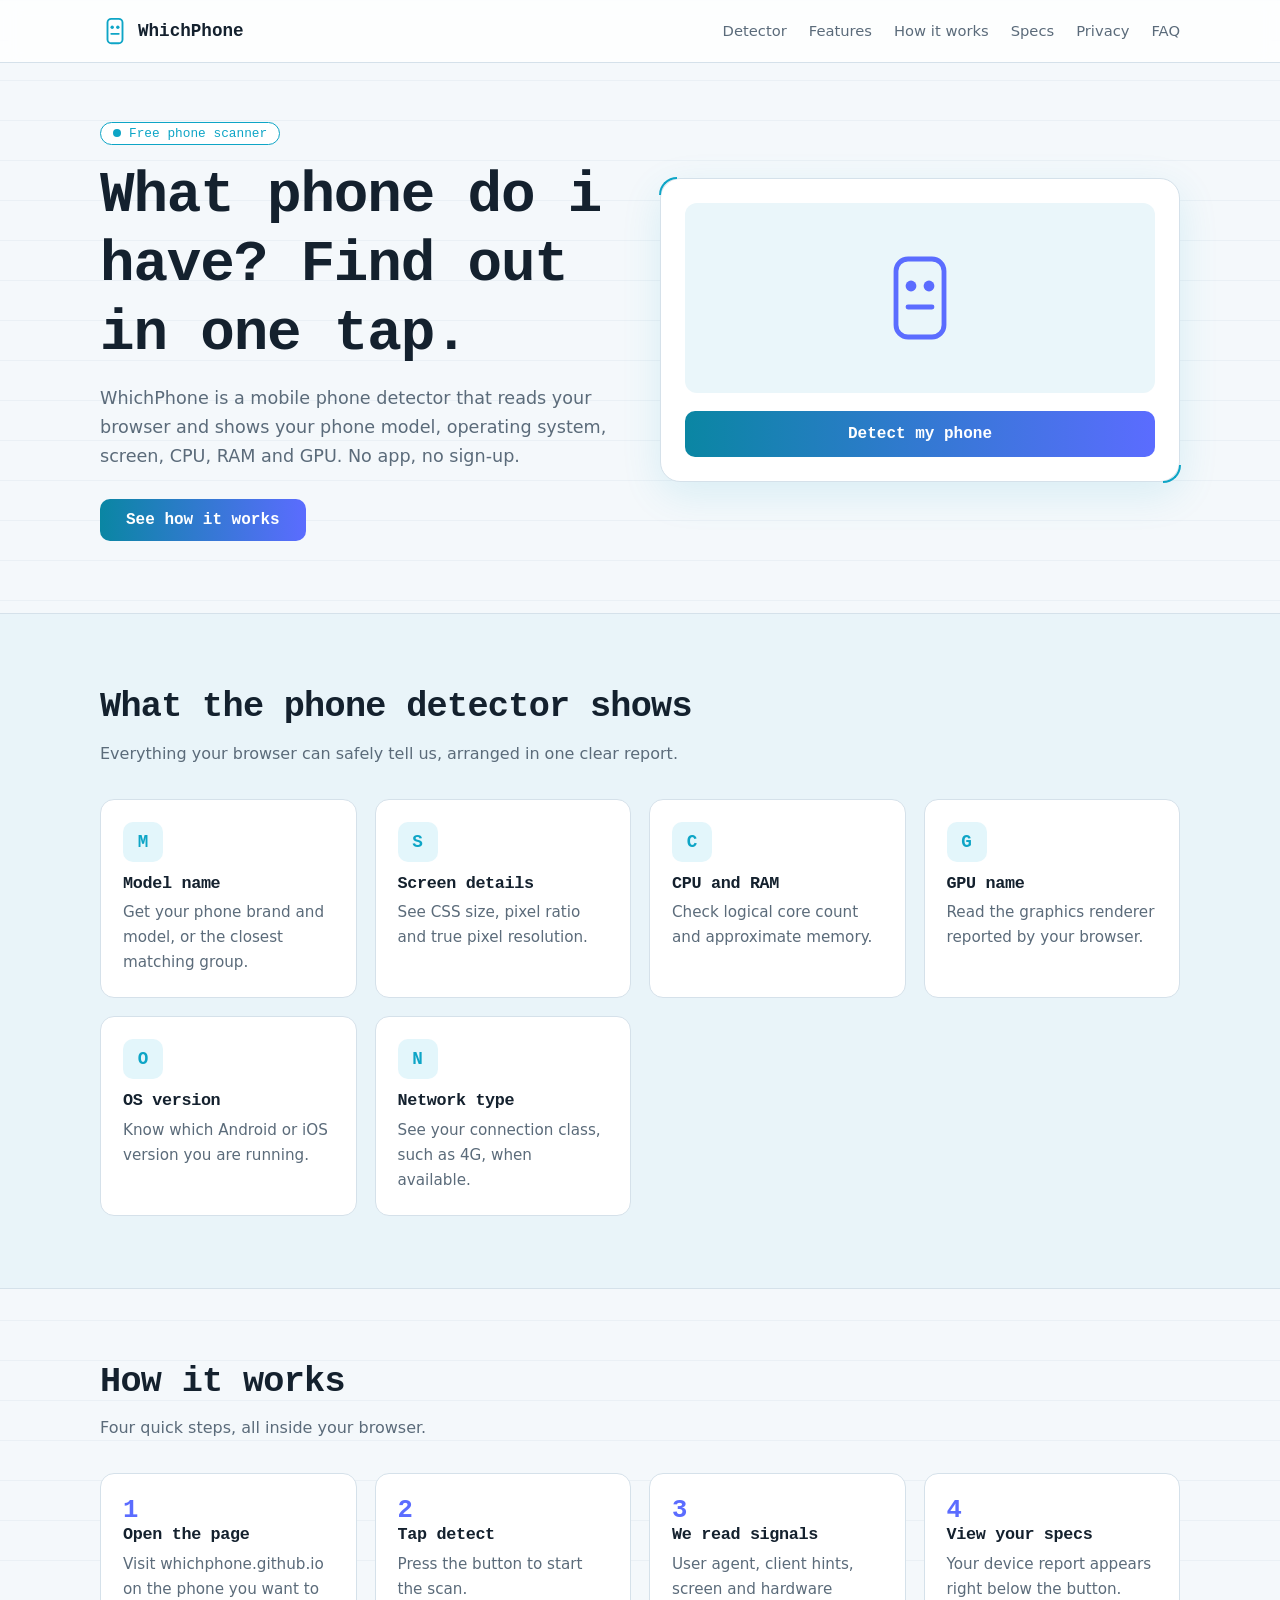
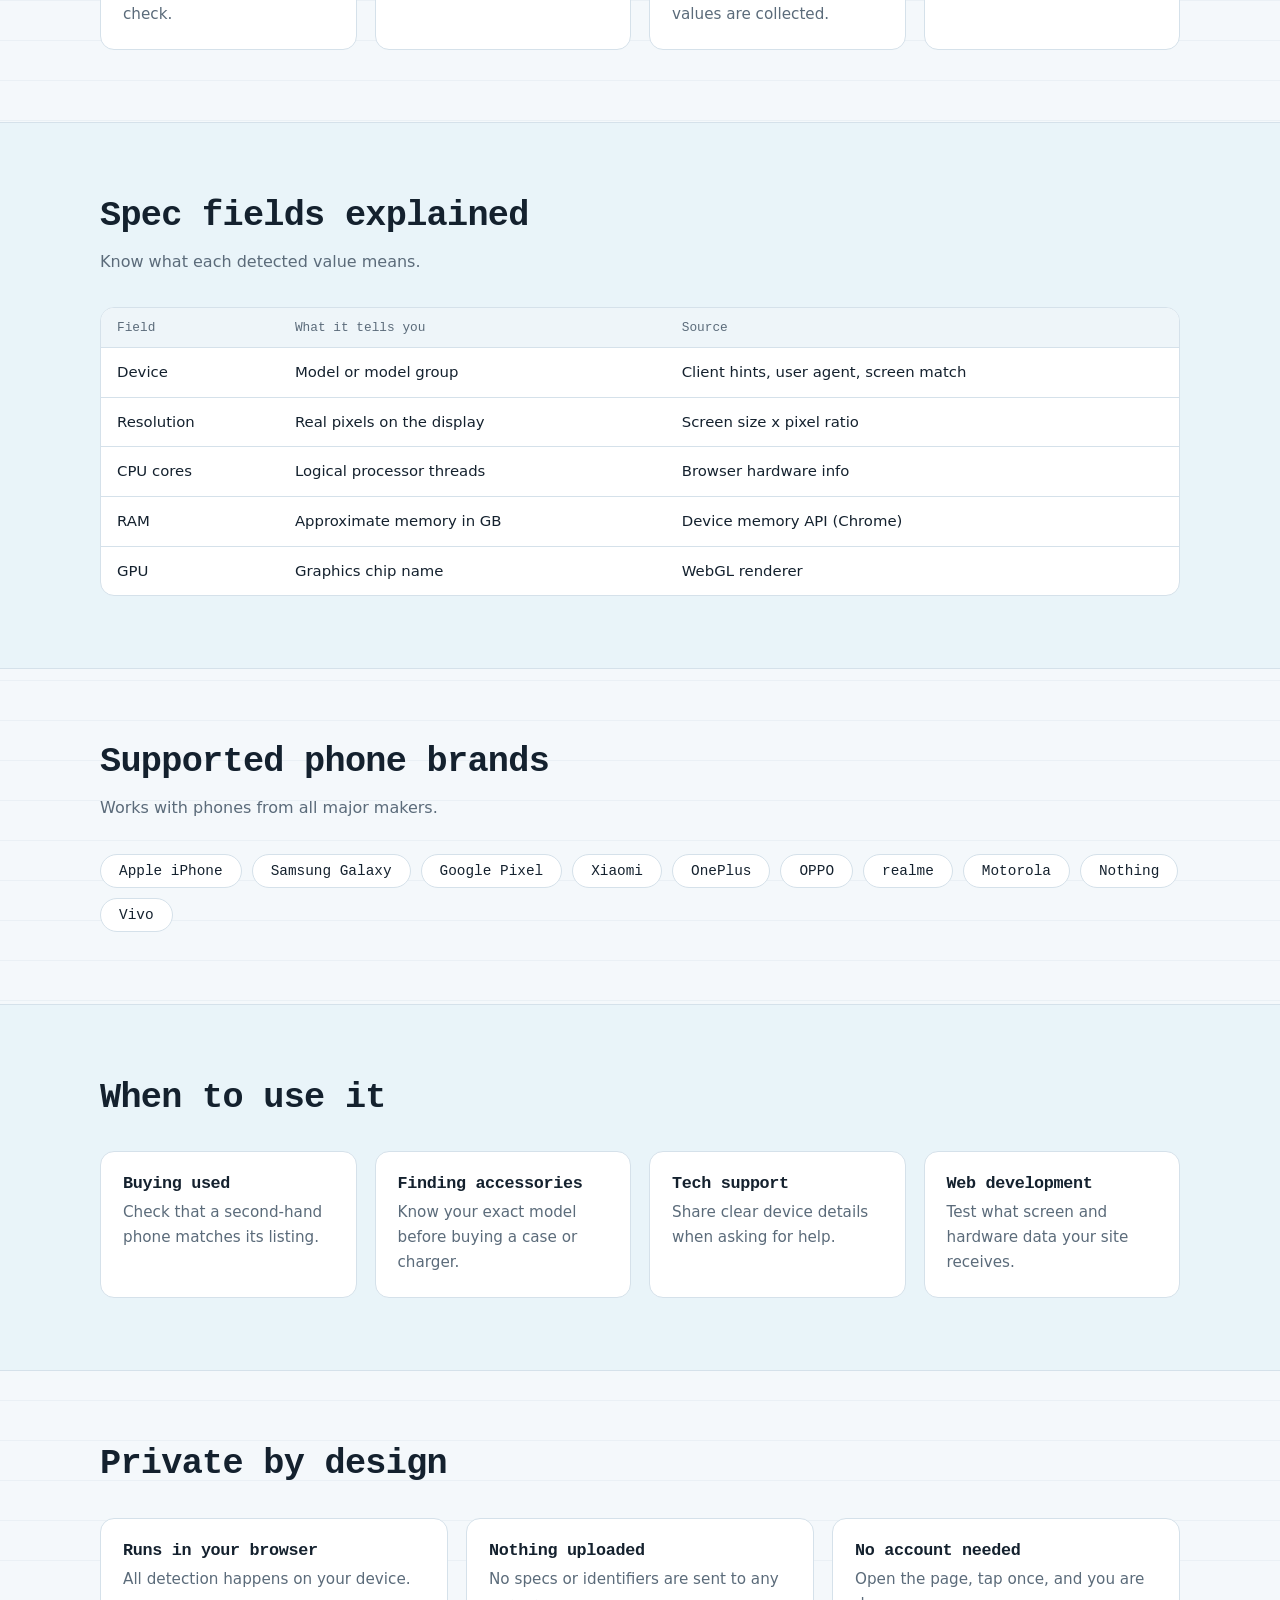
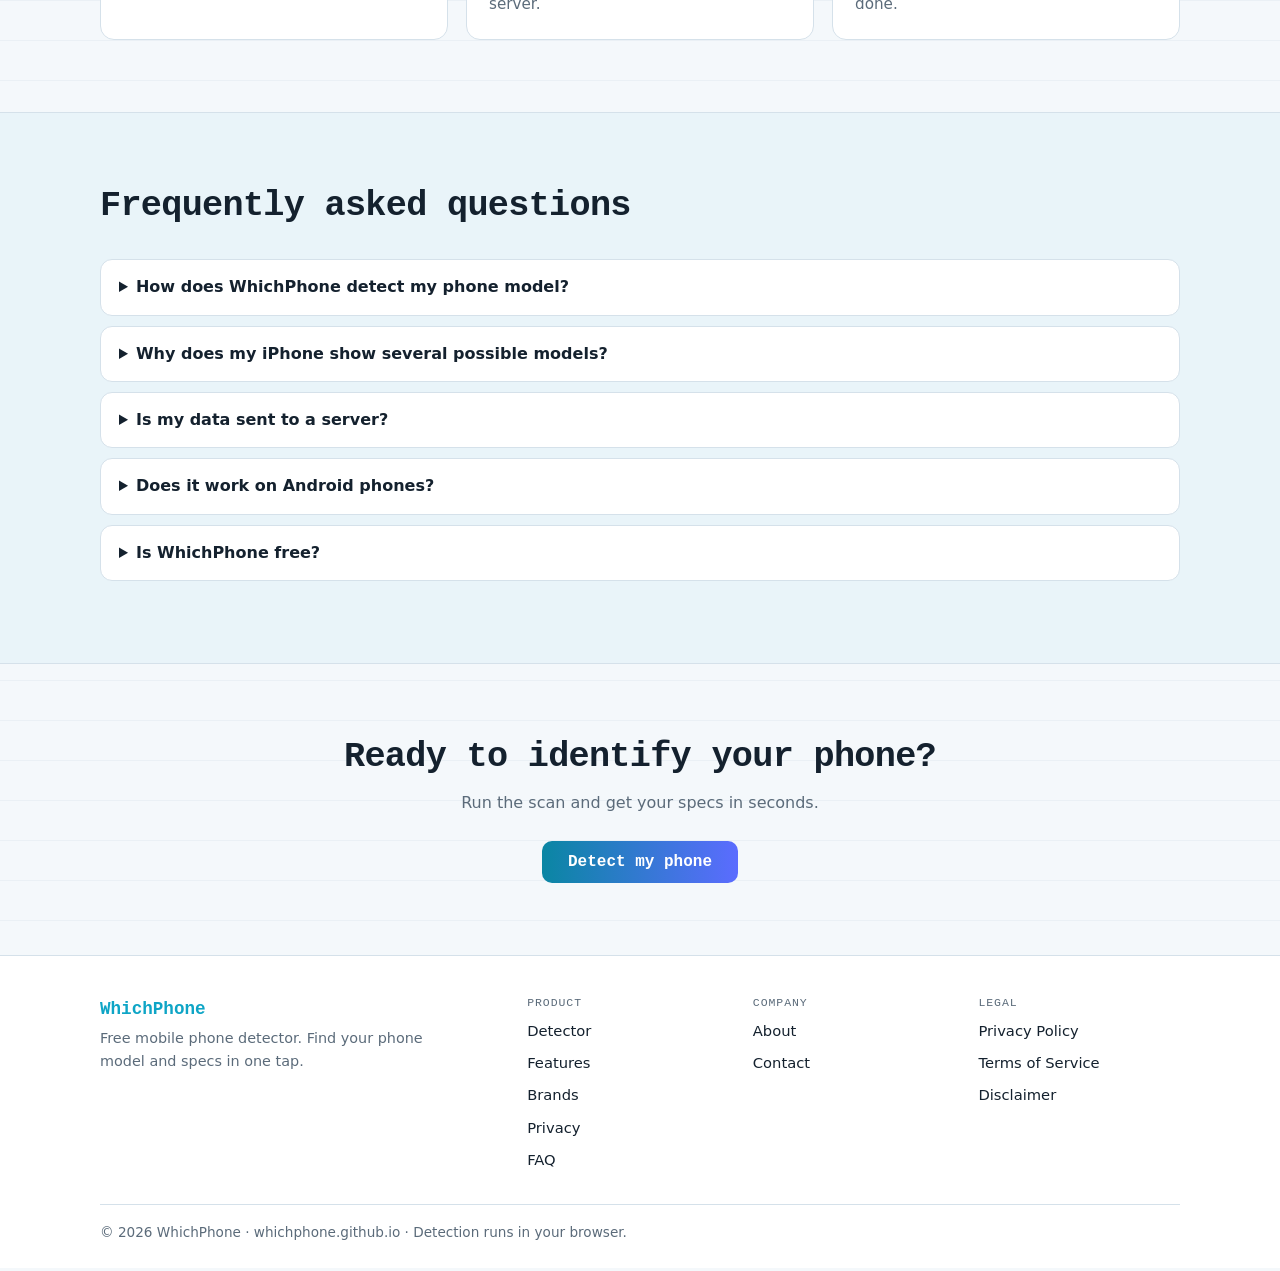
<file: index.html>
<!DOCTYPE html>
<html lang="en">
<head>
<meta charset="utf-8">
<meta name="viewport" content="width=device-width, initial-scale=1">
<title>What Phone do i have? – Find Your Phone Model & Specs</title>
<meta name="description" content="Detect your mobile phone model and specs instantly. WhichPhone shows your device name, OS, screen, CPU, RAM and GPU in one tap. Free, private, no install.">
<meta name="keywords" content="mobile phone detector, what phone do I have, detect phone model, phone specs checker, which phone is this">
<meta name="robots" content="index, follow, max-image-preview:large">
<meta name="theme-color" content="#0ea5c6">
<link rel="canonical" href="https://whichphone.github.io/">
<link rel="icon" href="data:image/svg+xml,%3Csvg xmlns='http://www.w3.org/2000/svg' viewBox='0 0 32 32'%3E%3Crect x='8' y='3' width='16' height='26' rx='4' fill='none' stroke='%230ea5c6' stroke-width='3'/%3E%3C/svg%3E">
<meta property="og:type" content="website"><meta property="og:site_name" content="WhichPhone">
<meta property="og:title" content="WhichPhone – Free Mobile Phone Detector">
<meta property="og:description" content="Find your phone model and specs in one tap.">
<meta property="og:url" content="https://whichphone.github.io/">
<meta name="twitter:card" content="summary"><meta name="twitter:title" content="WhichPhone – Free Mobile Phone Detector"><meta name="twitter:description" content="Find your phone model and specs in one tap.">
<link rel="stylesheet" href="css/style.css">
<script type="application/ld+json">
{"@context":"https://schema.org","@graph":[
{"@type":"WebSite","@id":"https://whichphone.github.io/#site","url":"https://whichphone.github.io/","name":"WhichPhone","inLanguage":"en"},
{"@type":"WebApplication","name":"WhichPhone Mobile Phone Detector","url":"https://whichphone.github.io/","applicationCategory":"UtilitiesApplication","operatingSystem":"Any (web browser)","browserRequirements":"Requires JavaScript","description":"Free web app that detects your mobile phone model, operating system, screen, CPU cores, RAM and GPU.","offers":{"@type":"Offer","price":"0","priceCurrency":"USD"},"featureList":["Phone model detection","Screen resolution and pixel ratio","OS version","CPU cores, RAM and GPU","Runs locally in the browser"]},
{"@type":"FAQPage","mainEntity":[
{"@type":"Question","name":"How does WhichPhone detect my phone model?","acceptedAnswer":{"@type":"Answer","text":"It reads information your browser already shares, such as the user agent, client hints, screen size and pixel ratio, then matches it against known devices."}},
{"@type":"Question","name":"Why does my iPhone show several possible models?","acceptedAnswer":{"@type":"Answer","text":"Safari does not reveal the exact iPhone model. Several models share the same screen, so WhichPhone shows the matching group."}},
{"@type":"Question","name":"Is my data sent to a server?","acceptedAnswer":{"@type":"Answer","text":"No. Detection runs entirely in your browser and nothing is uploaded or stored."}},
{"@type":"Question","name":"Does it work on Android phones?","acceptedAnswer":{"@type":"Answer","text":"Yes. Chrome-based browsers on Android share a model code, which WhichPhone uses to identify your phone."}},
{"@type":"Question","name":"Is WhichPhone free?","acceptedAnswer":{"@type":"Answer","text":"Yes, it is completely free with no sign-up."}}]}]}
</script>
</head>
<body>
<site-header></site-header>
<main>
<section class="hero" id="detector"><div class="wrap hero-grid">
<div><span class="chip">Free phone scanner</span>
<h1>What phone do i have? Find out in one tap.</h1>
<p class="lead">WhichPhone is a mobile phone detector that reads your browser and shows your phone model, operating system, screen, CPU, RAM and GPU. No app, no sign-up.</p>
<a class="btn sm" href="#how">See how it works</a></div>
<div class="panel" aria-live="polite">
<div class="scanner" id="scanner"><svg viewBox="0 0 32 32" fill="none" aria-hidden="true"><rect x="8" y="3" width="16" height="26" rx="4" stroke="currentColor" stroke-width="1.6"/><circle cx="13" cy="12" r="1.8" fill="currentColor"/><circle cx="19" cy="12" r="1.8" fill="currentColor"/><path d="M12 19h8" stroke="currentColor" stroke-width="1.6" stroke-linecap="round"/></svg></div>
<button class="btn" id="detect-btn" type="button">Detect my phone</button>
<div id="result" hidden><h2 id="result-title"></h2><p id="result-note"></p><div id="result-grid"></div></div>
</div></div></section>

<section id="features" class="band"><div class="wrap"><div class="sec-h rv"><h2>What the phone detector shows</h2><p class="lead">Everything your browser can safely tell us, arranged in one clear report.</p></div>
<div class="grid">
<article class="card rv"><div class="ic">M</div><h3>Model name</h3><p>Get your phone brand and model, or the closest matching group.</p></article>
<article class="card rv"><div class="ic">S</div><h3>Screen details</h3><p>See CSS size, pixel ratio and true pixel resolution.</p></article>
<article class="card rv"><div class="ic">C</div><h3>CPU and RAM</h3><p>Check logical core count and approximate memory.</p></article>
<article class="card rv"><div class="ic">G</div><h3>GPU name</h3><p>Read the graphics renderer reported by your browser.</p></article>
<article class="card rv"><div class="ic">O</div><h3>OS version</h3><p>Know which Android or iOS version you are running.</p></article>
<article class="card rv"><div class="ic">N</div><h3>Network type</h3><p>See your connection class, such as 4G, when available.</p></article></div></div></section>

<section id="how"><div class="wrap"><div class="sec-h rv"><h2>How it works</h2><p class="lead">Four quick steps, all inside your browser.</p></div>
<ol class="steps">
<li class="rv"><h3>Open the page</h3><p>Visit whichphone.github.io on the phone you want to check.</p></li>
<li class="rv"><h3>Tap detect</h3><p>Press the button to start the scan.</p></li>
<li class="rv"><h3>We read signals</h3><p>User agent, client hints, screen and hardware values are collected.</p></li>
<li class="rv"><h3>View your specs</h3><p>Your device report appears right below the button.</p></li></ol></div></section>

<section id="specs" class="band"><div class="wrap"><div class="sec-h rv"><h2>Spec fields explained</h2><p class="lead">Know what each detected value means.</p></div>
<div class="tbl rv"><table><thead><tr><th>Field</th><th>What it tells you</th><th>Source</th></tr></thead><tbody>
<tr><td>Device</td><td>Model or model group</td><td>Client hints, user agent, screen match</td></tr>
<tr><td>Resolution</td><td>Real pixels on the display</td><td>Screen size x pixel ratio</td></tr>
<tr><td>CPU cores</td><td>Logical processor threads</td><td>Browser hardware info</td></tr>
<tr><td>RAM</td><td>Approximate memory in GB</td><td>Device memory API (Chrome)</td></tr>
<tr><td>GPU</td><td>Graphics chip name</td><td>WebGL renderer</td></tr></tbody></table></div></div></section>

<section id="brands"><div class="wrap"><div class="sec-h rv"><h2>Supported phone brands</h2><p class="lead">Works with phones from all major makers.</p></div>
<div class="tags rv"><span>Apple iPhone</span><span>Samsung Galaxy</span><span>Google Pixel</span><span>Xiaomi</span><span>OnePlus</span><span>OPPO</span><span>realme</span><span>Motorola</span><span>Nothing</span><span>Vivo</span></div></div></section>

<section id="usecases" class="band"><div class="wrap"><div class="sec-h rv"><h2>When to use it</h2></div>
<div class="grid">
<article class="card rv"><h3>Buying used</h3><p>Check that a second-hand phone matches its listing.</p></article>
<article class="card rv"><h3>Finding accessories</h3><p>Know your exact model before buying a case or charger.</p></article>
<article class="card rv"><h3>Tech support</h3><p>Share clear device details when asking for help.</p></article>
<article class="card rv"><h3>Web development</h3><p>Test what screen and hardware data your site receives.</p></article></div></div></section>

<section id="privacy"><div class="wrap"><div class="sec-h rv"><h2>Private by design</h2></div>
<div class="grid">
<article class="card rv"><h3>Runs in your browser</h3><p>All detection happens on your device.</p></article>
<article class="card rv"><h3>Nothing uploaded</h3><p>No specs or identifiers are sent to any server.</p></article>
<article class="card rv"><h3>No account needed</h3><p>Open the page, tap once, and you are done.</p></article></div></div></section>

<section id="faq" class="band"><div class="wrap"><div class="sec-h rv"><h2>Frequently asked questions</h2></div>
<div class="rv">
<details><summary>How does WhichPhone detect my phone model?</summary><p>It reads information your browser already shares, such as the user agent, client hints, screen size and pixel ratio, then matches it against known devices.</p></details>
<details><summary>Why does my iPhone show several possible models?</summary><p>Safari does not reveal the exact iPhone model. Several models share the same screen, so we show the matching group.</p></details>
<details><summary>Is my data sent to a server?</summary><p>No. Detection runs entirely in your browser and nothing is uploaded or stored.</p></details>
<details><summary>Does it work on Android phones?</summary><p>Yes. Chrome-based browsers on Android share a model code, which we use to identify your phone.</p></details>
<details><summary>Is WhichPhone free?</summary><p>Yes, it is completely free with no sign-up.</p></details></div></div></section>

<section id="cta" class="cta"><div class="wrap rv"><h2>Ready to identify your phone?</h2><p class="lead">Run the scan and get your specs in seconds.</p><a class="btn sm" href="#detector">Detect my phone</a></div></section>
</main>
<site-footer></site-footer>
<script src="js/header.js"></script>
<script src="js/footer.js"></script>
<script src="js/app.js"></script>
</body>
</html>
</file>
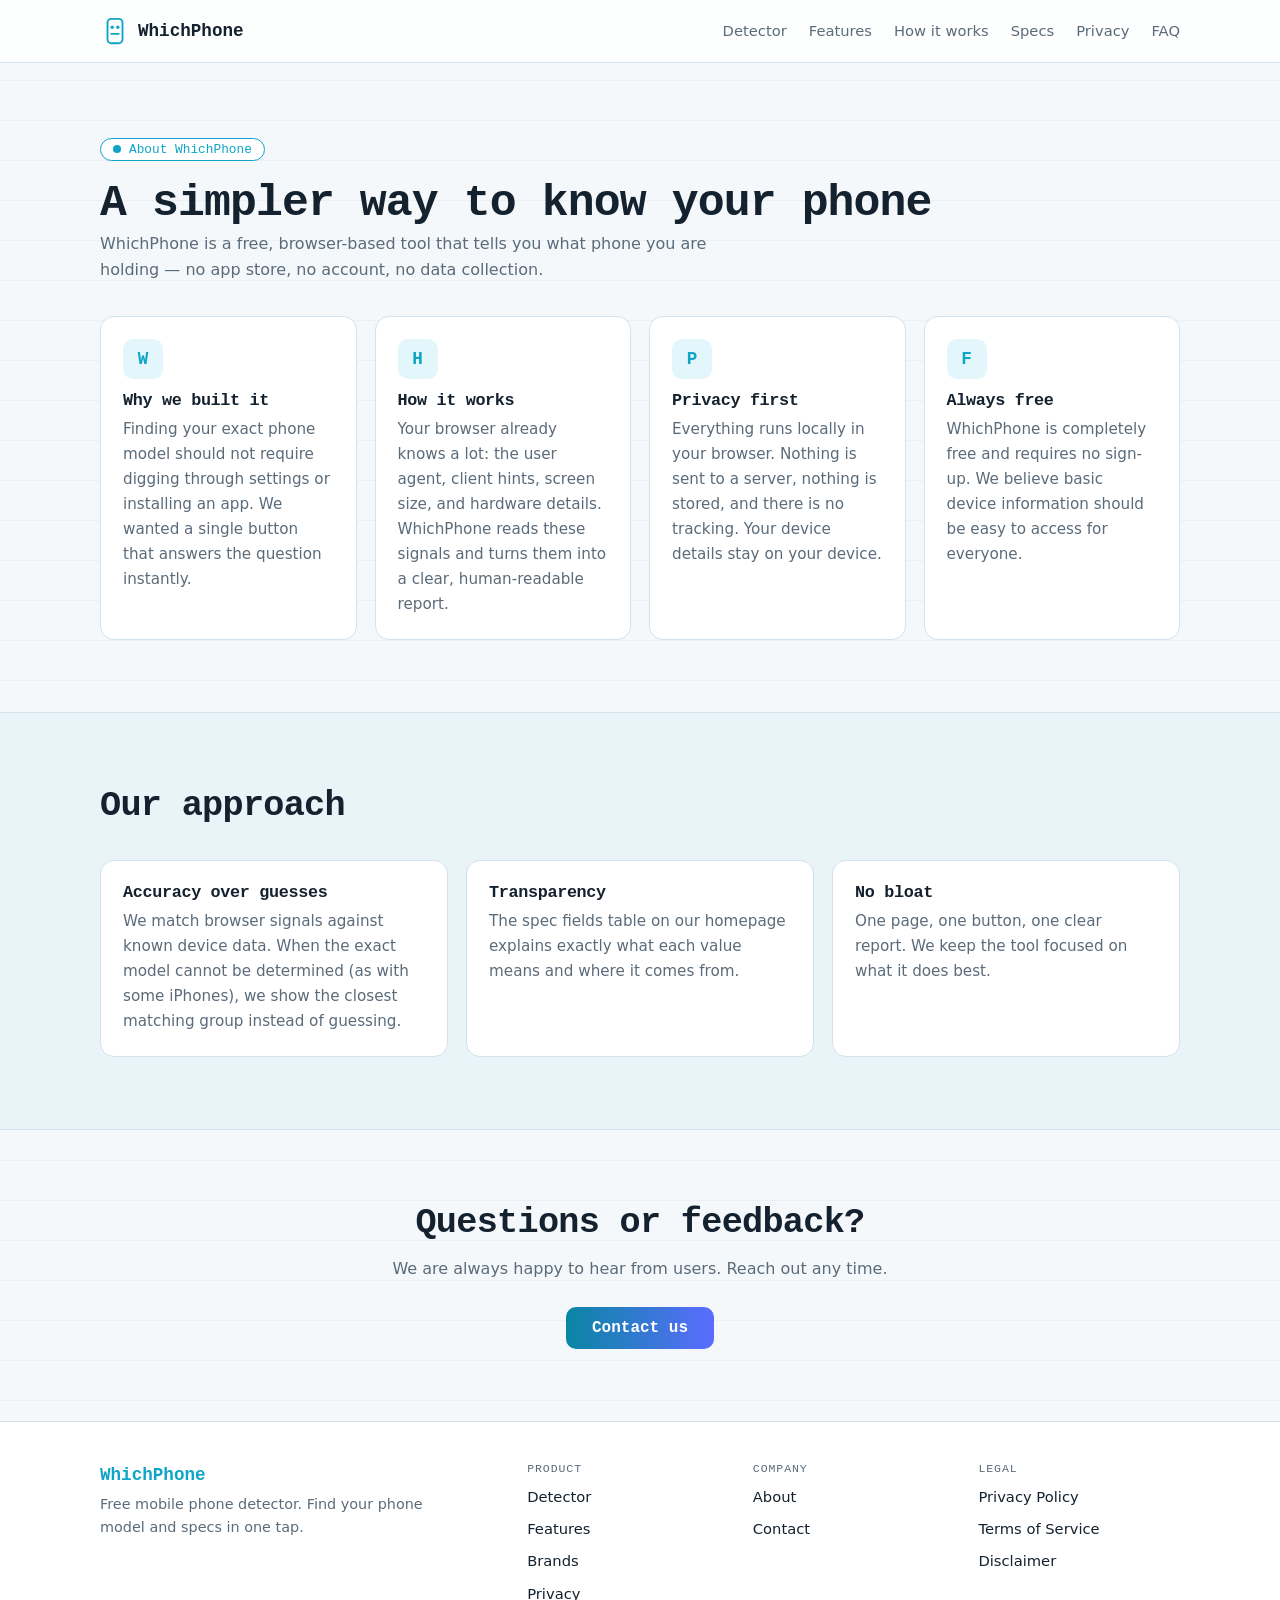
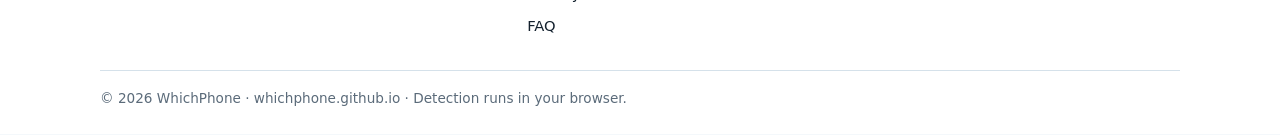
<file: about.html>
<!-- about -->
<!DOCTYPE html>
<html lang="en">
<head>
<meta charset="utf-8">
<meta name="viewport" content="width=device-width, initial-scale=1">
<title>About – WhichPhone</title>
<meta name="description" content="Learn about WhichPhone, a free browser-based mobile phone detector that identifies your phone model and specs without installing anything.">
<meta name="robots" content="index, follow">
<meta name="theme-color" content="#0ea5c6">
<link rel="canonical" href="https://whichphone.github.io/about">
<link rel="icon" href="data:image/svg+xml,%3Csvg xmlns='http://www.w3.org/2000/svg' viewBox='0 0 32 32'%3E%3Crect x='8' y='3' width='16' height='26' rx='4' fill='none' stroke='%230ea5c6' stroke-width='3'/%3E%3C/svg%3E">
<link rel="stylesheet" href="css/style.css">
</head>
<body>
<site-header></site-header>
<main>
<section id="about"><div class="wrap">
<div class="sec-h rv">
<span class="chip">About WhichPhone</span>
<h1 style="font-size:clamp(1.8rem,5vw,2.8rem)">A simpler way to know your phone</h1>
<p class="lead">WhichPhone is a free, browser-based tool that tells you what phone you are holding — no app store, no account, no data collection.</p>
</div>

<div class="grid">
<article class="card rv">
<div class="ic">W</div>
<h3>Why we built it</h3>
<p>Finding your exact phone model should not require digging through settings or installing an app. We wanted a single button that answers the question instantly.</p>
</article>
<article class="card rv">
<div class="ic">H</div>
<h3>How it works</h3>
<p>Your browser already knows a lot: the user agent, client hints, screen size, and hardware details. WhichPhone reads these signals and turns them into a clear, human-readable report.</p>
</article>
<article class="card rv">
<div class="ic">P</div>
<h3>Privacy first</h3>
<p>Everything runs locally in your browser. Nothing is sent to a server, nothing is stored, and there is no tracking. Your device details stay on your device.</p>
</article>
<article class="card rv">
<div class="ic">F</div>
<h3>Always free</h3>
<p>WhichPhone is completely free and requires no sign-up. We believe basic device information should be easy to access for everyone.</p>
</article>
</div>
</div></section>

<section id="mission" class="band"><div class="wrap">
<div class="sec-h rv"><h2>Our approach</h2></div>
<div class="grid">
<article class="card rv"><h3>Accuracy over guesses</h3><p>We match browser signals against known device data. When the exact model cannot be determined (as with some iPhones), we show the closest matching group instead of guessing.</p></article>
<article class="card rv"><h3>Transparency</h3><p>The <a href="index#specs">spec fields table</a> on our homepage explains exactly what each value means and where it comes from.</p></article>
<article class="card rv"><h3>No bloat</h3><p>One page, one button, one clear report. We keep the tool focused on what it does best.</p></article>
</div>
</div></section>

<section id="contact-cta" class="cta"><div class="wrap rv">
<h2>Questions or feedback?</h2>
<p class="lead">We are always happy to hear from users. Reach out any time.</p>
<a class="btn sm" href="contact">Contact us</a>
</div></section>
</main>
<site-footer></site-footer>
<script src="js/header.js"></script>
<script src="js/footer.js"></script>
<script src="js/app.js"></script>
</body>
</html>
</file>
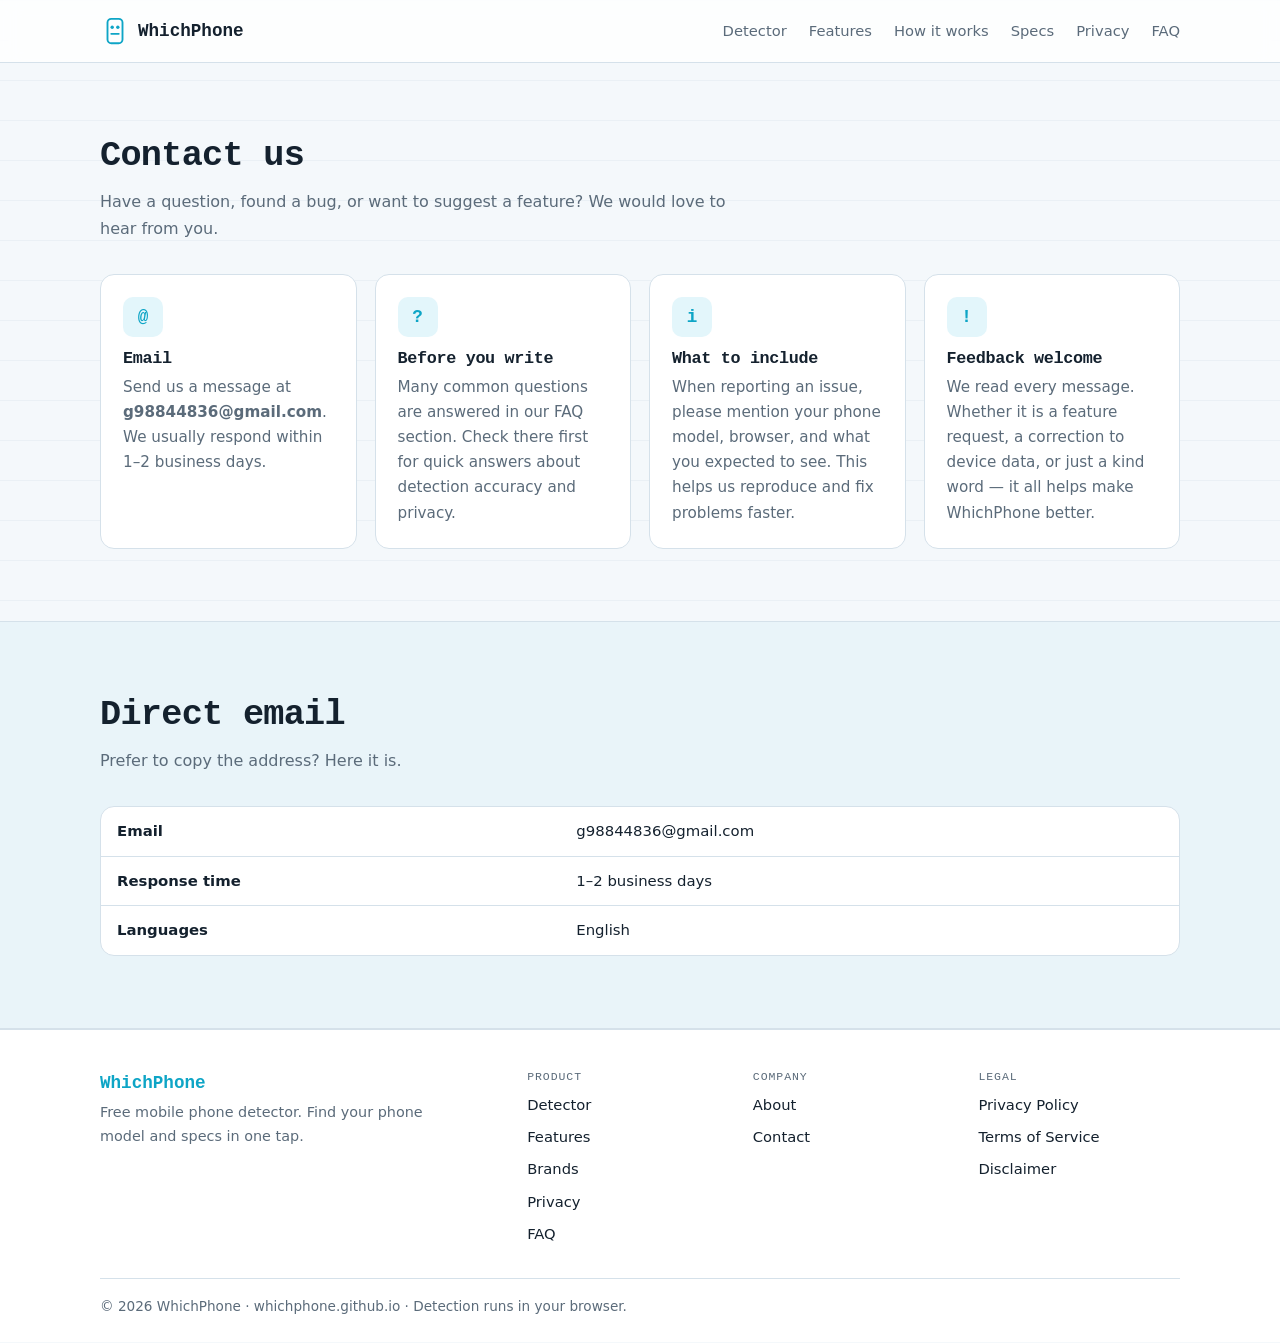
<file: contact.html>
<!-- contact -->
<!DOCTYPE html>
<html lang="en">
<head>
<meta charset="utf-8">
<meta name="viewport" content="width=device-width, initial-scale=1">
<title>Contact – WhichPhone</title>
<meta name="description" content="Contact the WhichPhone team. Email us at g98844836@gmail.com for questions, feedback, or support.">
<meta name="robots" content="index, follow">
<meta name="theme-color" content="#0ea5c6">
<link rel="canonical" href="https://whichphone.github.io/contact">
<link rel="icon" href="data:image/svg+xml,%3Csvg xmlns='http://www.w3.org/2000/svg' viewBox='0 0 32 32'%3E%3Crect x='8' y='3' width='16' height='26' rx='4' fill='none' stroke='%230ea5c6' stroke-width='3'/%3E%3C/svg%3E">
<link rel="stylesheet" href="css/style.css">
</head>
<body>
<site-header></site-header>
<main>
<section id="contact"><div class="wrap">
<div class="sec-h rv">
<h2>Contact us</h2>
<p class="lead">Have a question, found a bug, or want to suggest a feature? We would love to hear from you.</p>
</div>
<div class="grid">
<article class="card rv">
<div class="ic">@</div>
<h3>Email</h3>
<p>Send us a message at <a href="mailto:g98844836@gmail.com"><strong>g98844836@gmail.com</strong></a>. We usually respond within 1–2 business days.</p>
</article>
<article class="card rv">
<div class="ic">?</div>
<h3>Before you write</h3>
<p>Many common questions are answered in our <a href="index#faq">FAQ section</a>. Check there first for quick answers about detection accuracy and privacy.</p>
</article>
<article class="card rv">
<div class="ic">i</div>
<h3>What to include</h3>
<p>When reporting an issue, please mention your phone model, browser, and what you expected to see. This helps us reproduce and fix problems faster.</p>
</article>
<article class="card rv">
<div class="ic">!</div>
<h3>Feedback welcome</h3>
<p>We read every message. Whether it is a feature request, a correction to device data, or just a kind word — it all helps make WhichPhone better.</p>
</article>
</div>
</div></section>

<section id="direct" class="band"><div class="wrap">
<div class="sec-h rv"><h2>Direct email</h2><p class="lead">Prefer to copy the address? Here it is.</p></div>
<div class="tbl rv"><table><tbody>
<tr><td><strong>Email</strong></td><td><a href="mailto:g98844836@gmail.com">g98844836@gmail.com</a></td></tr>
<tr><td><strong>Response time</strong></td><td>1–2 business days</td></tr>
<tr><td><strong>Languages</strong></td><td>English</td></tr>
</tbody></table></div>
</div></section>
</main>
<site-footer></site-footer>
<script src="js/header.js"></script>
<script src="js/footer.js"></script>
<script src="js/app.js"></script>
</body>
</html>
</file>
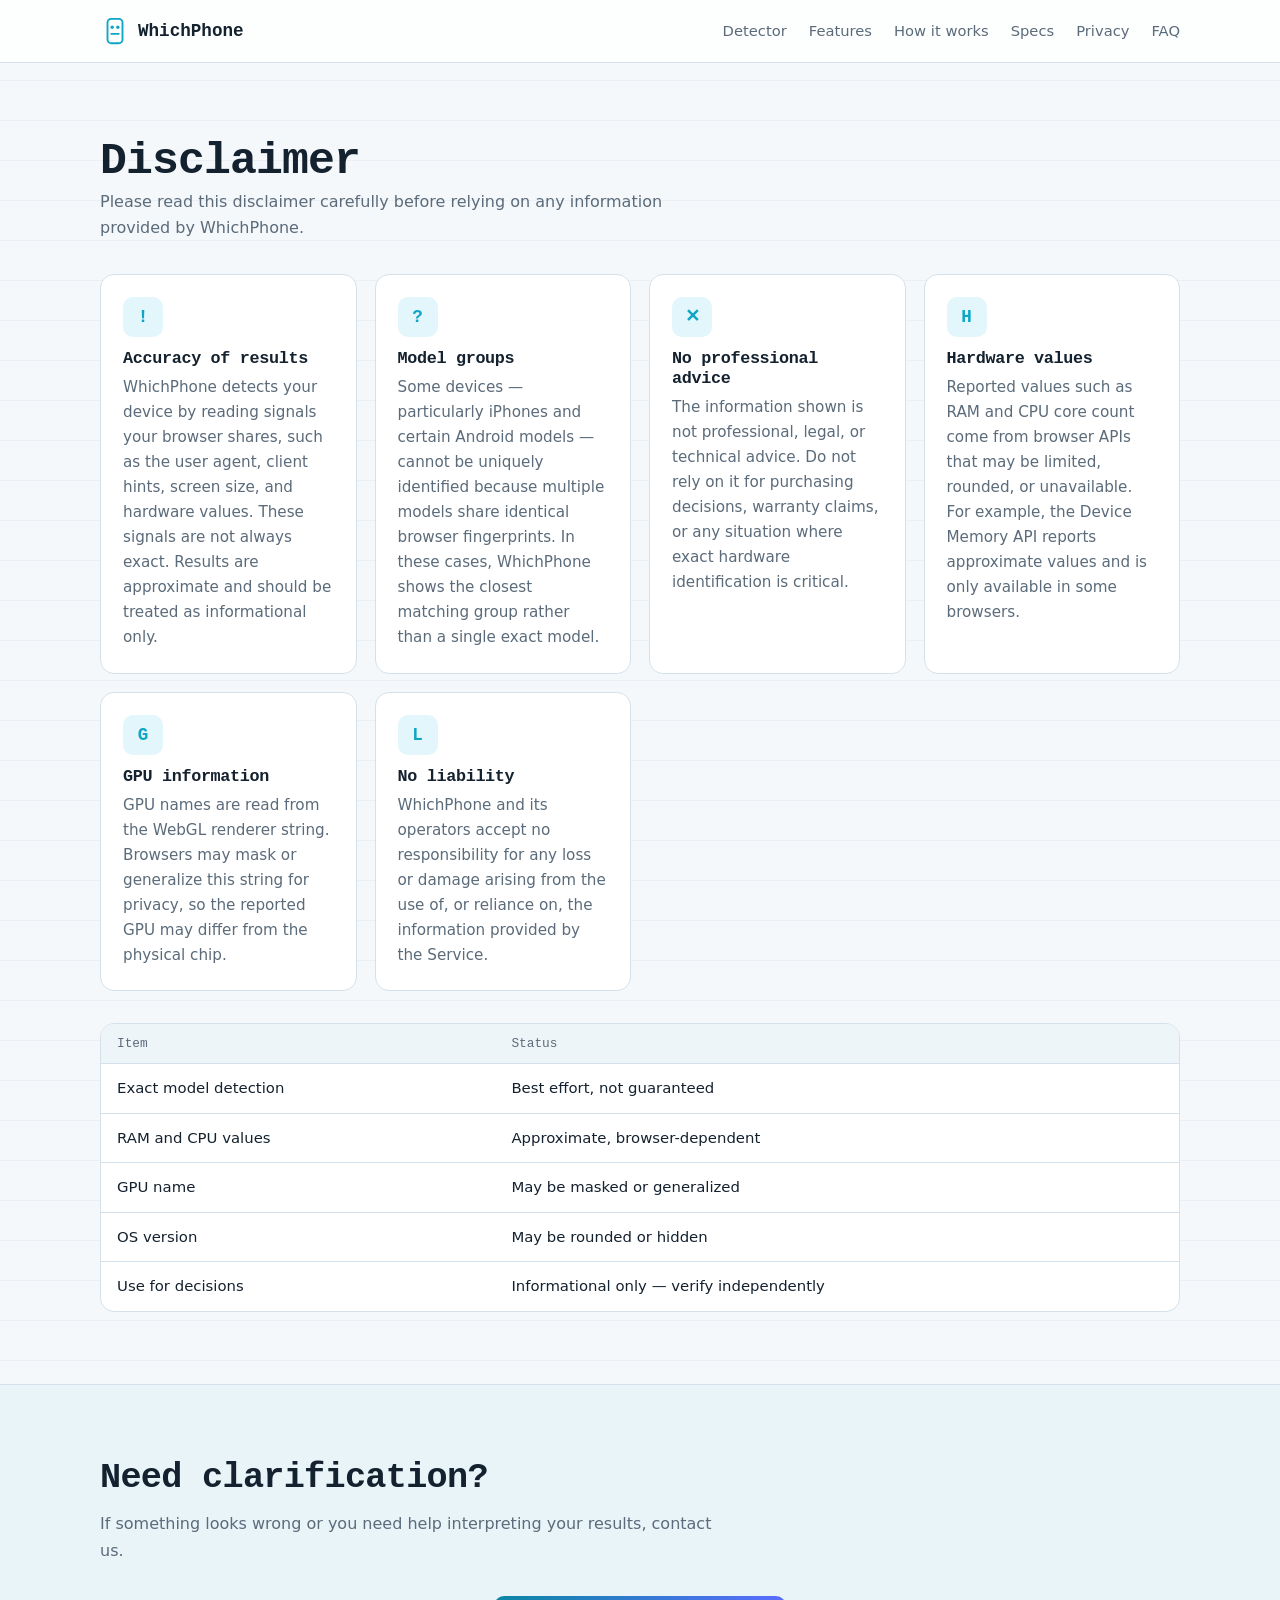
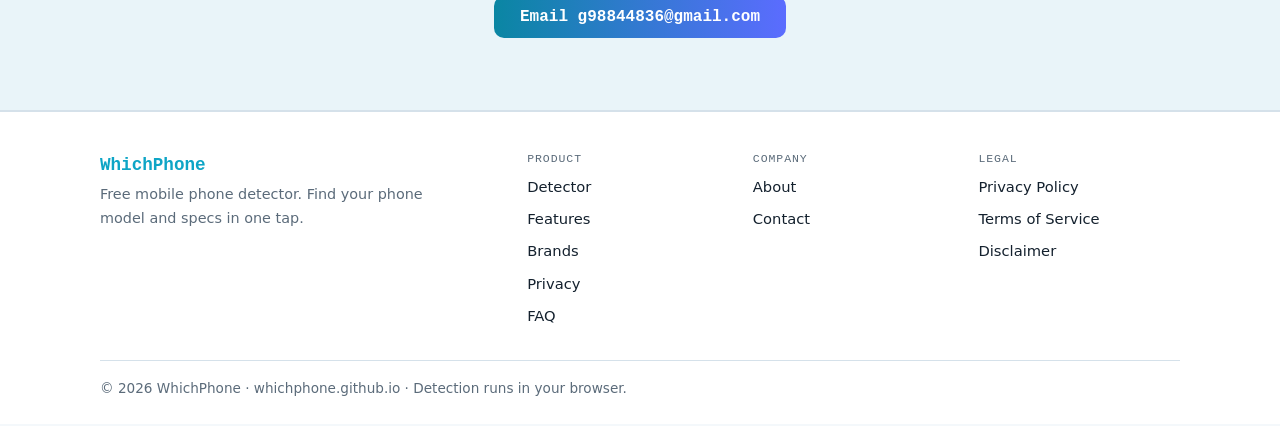
<file: disclaimer.html>
<!-- disclaimer -->
<!DOCTYPE html>
<html lang="en">
<head>
<meta charset="utf-8">
<meta name="viewport" content="width=device-width, initial-scale=1">
<title>Disclaimer – WhichPhone</title>
<meta name="description" content="WhichPhone disclaimer. Detection results are approximate and based on browser signals. Use them for informational purposes only.">
<meta name="robots" content="index, follow">
<meta name="theme-color" content="#0ea5c6">
<link rel="canonical" href="https://whichphone.github.io/disclaimer">
<link rel="icon" href="data:image/svg+xml,%3Csvg xmlns='http://www.w3.org/2000/svg' viewBox='0 0 32 32'%3E%3Crect x='8' y='3' width='16' height='26' rx='4' fill='none' stroke='%230ea5c6' stroke-width='3'/%3E%3C/svg%3E">
<link rel="stylesheet" href="css/style.css">
</head>
<body>
<site-header></site-header>
<main>
<section id="disclaimer"><div class="wrap">
<div class="sec-h rv">
<h1 style="font-size:clamp(1.8rem,5vw,2.8rem)">Disclaimer</h1>
<p class="lead">Please read this disclaimer carefully before relying on any information provided by WhichPhone.</p>
</div>

<div class="grid">
<article class="card rv">
<div class="ic">!</div>
<h3>Accuracy of results</h3>
<p>WhichPhone detects your device by reading signals your browser shares, such as the user agent, client hints, screen size, and hardware values. These signals are not always exact. Results are approximate and should be treated as informational only.</p>
</article>
<article class="card rv">
<div class="ic">?</div>
<h3>Model groups</h3>
<p>Some devices — particularly iPhones and certain Android models — cannot be uniquely identified because multiple models share identical browser fingerprints. In these cases, WhichPhone shows the closest matching group rather than a single exact model.</p>
</article>
<article class="card rv">
<div class="ic">✕</div>
<h3>No professional advice</h3>
<p>The information shown is not professional, legal, or technical advice. Do not rely on it for purchasing decisions, warranty claims, or any situation where exact hardware identification is critical.</p>
</article>
<article class="card rv">
<div class="ic">H</div>
<h3>Hardware values</h3>
<p>Reported values such as RAM and CPU core count come from browser APIs that may be limited, rounded, or unavailable. For example, the Device Memory API reports approximate values and is only available in some browsers.</p>
</article>
<article class="card rv">
<div class="ic">G</div>
<h3>GPU information</h3>
<p>GPU names are read from the WebGL renderer string. Browsers may mask or generalize this string for privacy, so the reported GPU may differ from the physical chip.</p>
</article>
<article class="card rv">
<div class="ic">L</div>
<h3>No liability</h3>
<p>WhichPhone and its operators accept no responsibility for any loss or damage arising from the use of, or reliance on, the information provided by the Service.</p>
</article>
</div>

<div class="tbl rv" style="margin-top:32px">
<table>
<thead><tr><th>Item</th><th>Status</th></tr></thead>
<tbody>
<tr><td>Exact model detection</td><td>Best effort, not guaranteed</td></tr>
<tr><td>RAM and CPU values</td><td>Approximate, browser-dependent</td></tr>
<tr><td>GPU name</td><td>May be masked or generalized</td></tr>
<tr><td>OS version</td><td>May be rounded or hidden</td></tr>
<tr><td>Use for decisions</td><td>Informational only — verify independently</td></tr>
</tbody>
</table>
</div>
</div></section>

<section id="disclaimer-contact" class="band"><div class="wrap">
<div class="sec-h rv"><h2>Need clarification?</h2><p class="lead">If something looks wrong or you need help interpreting your results, contact us.</p></div>
<div class="rv" style="text-align:center">
<a class="btn sm" href="mailto:g98844836@gmail.com">Email g98844836@gmail.com</a>
</div>
</div></section>
</main>
<site-footer></site-footer>
<script src="js/header.js"></script>
<script src="js/footer.js"></script>
<script src="js/app.js"></script>
</body>
</html>
</file>
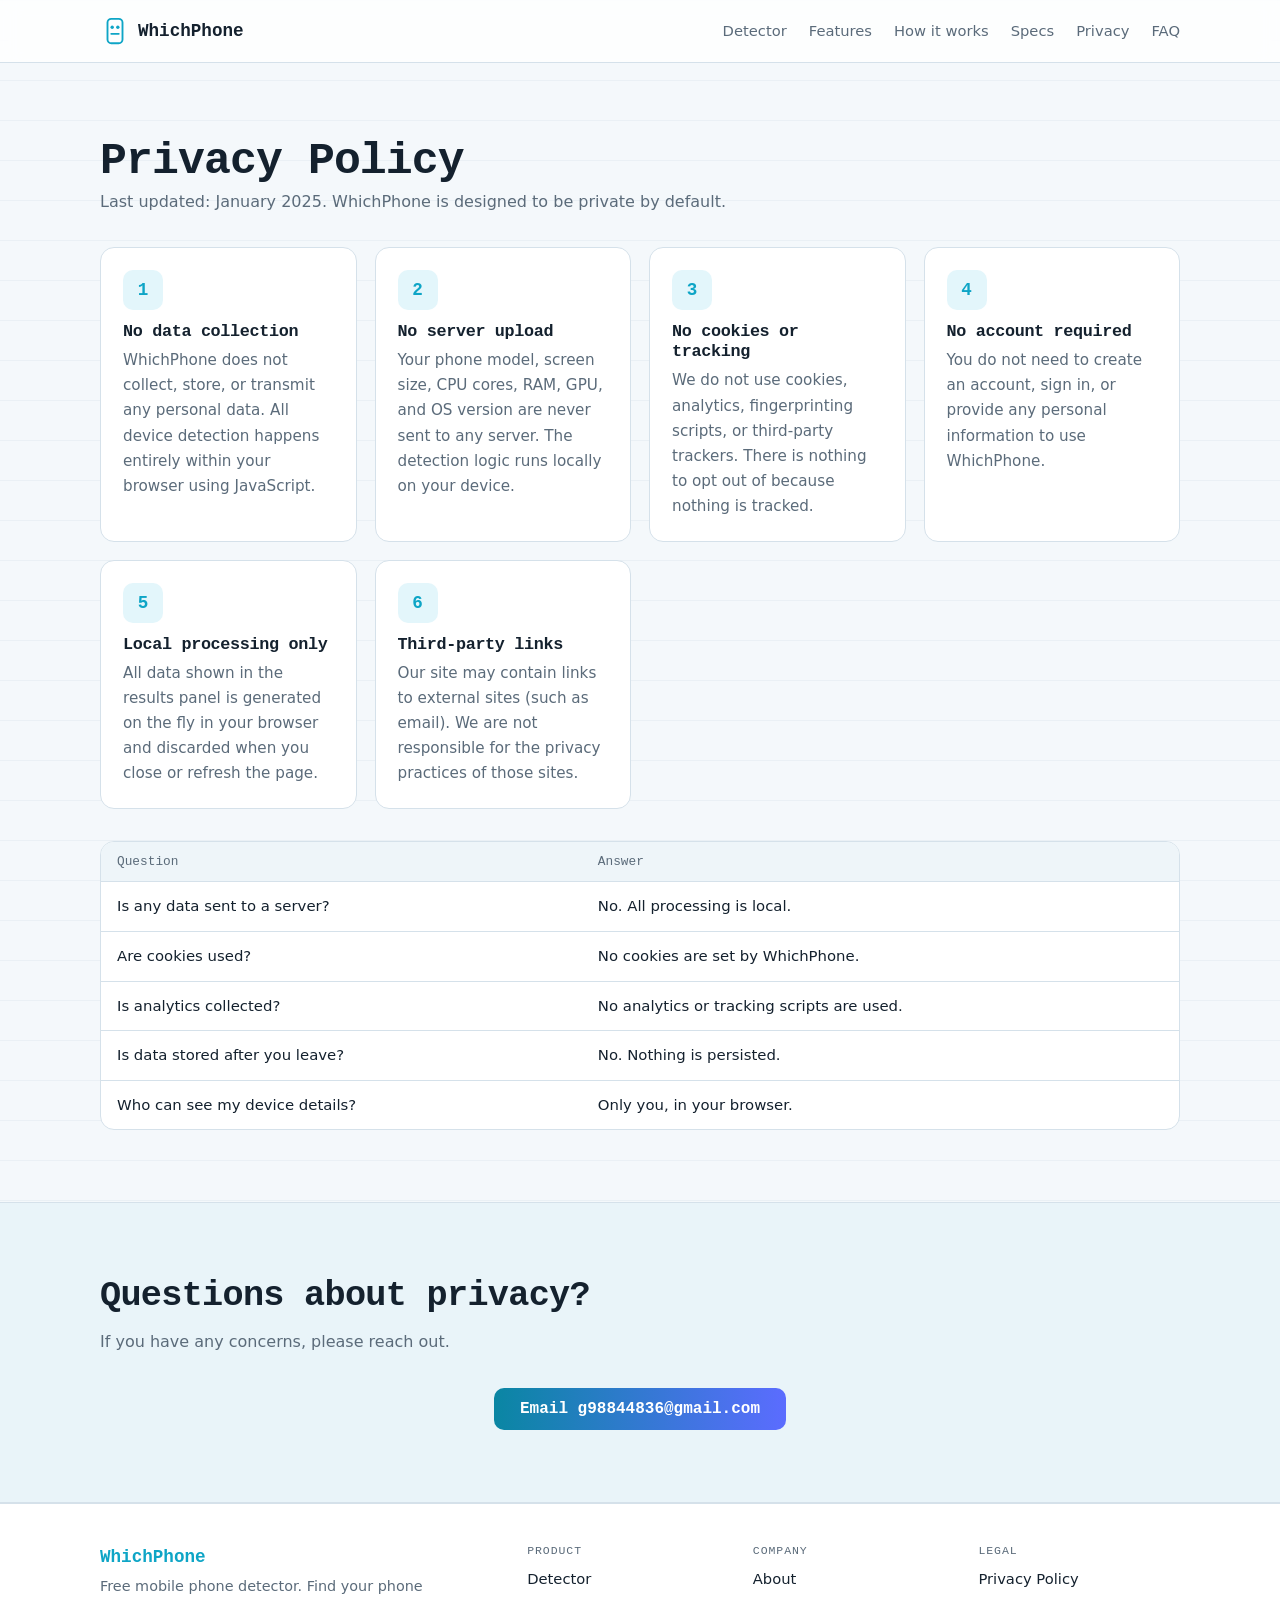
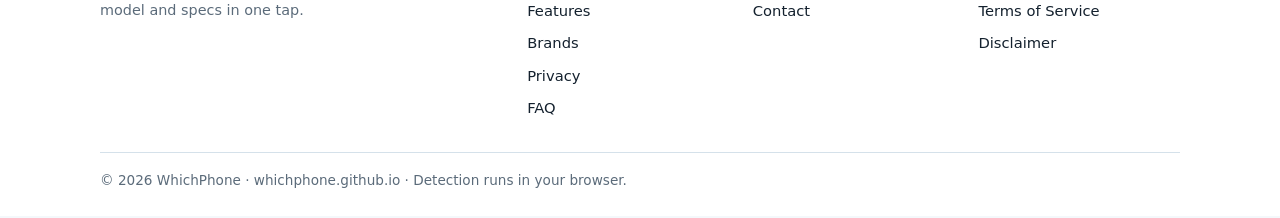
<file: privacy.html>
<!-- privacy -->
<!DOCTYPE html>
<html lang="en">
<head>
<meta charset="utf-8">
<meta name="viewport" content="width=device-width, initial-scale=1">
<title>Privacy Policy – WhichPhone</title>
<meta name="description" content="WhichPhone privacy policy. All detection runs locally in your browser. No data is uploaded, stored, or shared.">
<meta name="robots" content="index, follow">
<meta name="theme-color" content="#0ea5c6">
<link rel="canonical" href="https://whichphone.github.io/privacy">
<link rel="icon" href="data:image/svg+xml,%3Csvg xmlns='http://www.w3.org/2000/svg' viewBox='0 0 32 32'%3E%3Crect x='8' y='3' width='16' height='26' rx='4' fill='none' stroke='%230ea5c6' stroke-width='3'/%3E%3C/svg%3E">
<link rel="stylesheet" href="css/style.css">
</head>
<body>
<site-header></site-header>
<main>
<section id="privacy"><div class="wrap">
<div class="sec-h rv">
<h1 style="font-size:clamp(1.8rem,5vw,2.8rem)">Privacy Policy</h1>
<p class="lead">Last updated: January 2025. WhichPhone is designed to be private by default.</p>
</div>

<div class="grid">
<article class="card rv">
<div class="ic">1</div>
<h3>No data collection</h3>
<p>WhichPhone does not collect, store, or transmit any personal data. All device detection happens entirely within your browser using JavaScript.</p>
</article>
<article class="card rv">
<div class="ic">2</div>
<h3>No server upload</h3>
<p>Your phone model, screen size, CPU cores, RAM, GPU, and OS version are never sent to any server. The detection logic runs locally on your device.</p>
</article>
<article class="card rv">
<div class="ic">3</div>
<h3>No cookies or tracking</h3>
<p>We do not use cookies, analytics, fingerprinting scripts, or third-party trackers. There is nothing to opt out of because nothing is tracked.</p>
</article>
<article class="card rv">
<div class="ic">4</div>
<h3>No account required</h3>
<p>You do not need to create an account, sign in, or provide any personal information to use WhichPhone.</p>
</article>
<article class="card rv">
<div class="ic">5</div>
<h3>Local processing only</h3>
<p>All data shown in the results panel is generated on the fly in your browser and discarded when you close or refresh the page.</p>
</article>
<article class="card rv">
<div class="ic">6</div>
<h3>Third-party links</h3>
<p>Our site may contain links to external sites (such as email). We are not responsible for the privacy practices of those sites.</p>
</article>
</div>

<div class="tbl rv" style="margin-top:32px">
<table>
<thead><tr><th>Question</th><th>Answer</th></tr></thead>
<tbody>
<tr><td>Is any data sent to a server?</td><td>No. All processing is local.</td></tr>
<tr><td>Are cookies used?</td><td>No cookies are set by WhichPhone.</td></tr>
<tr><td>Is analytics collected?</td><td>No analytics or tracking scripts are used.</td></tr>
<tr><td>Is data stored after you leave?</td><td>No. Nothing is persisted.</td></tr>
<tr><td>Who can see my device details?</td><td>Only you, in your browser.</td></tr>
</tbody>
</table>
</div>
</div></section>

<section id="contact-privacy" class="band"><div class="wrap">
<div class="sec-h rv"><h2>Questions about privacy?</h2><p class="lead">If you have any concerns, please reach out.</p></div>
<div class="rv" style="text-align:center">
<a class="btn sm" href="mailto:g98844836@gmail.com">Email g98844836@gmail.com</a>
</div>
</div></section>
</main>
<site-footer></site-footer>
<script src="js/header.js"></script>
<script src="js/footer.js"></script>
<script src="js/app.js"></script>
</body>
</html>
</file>
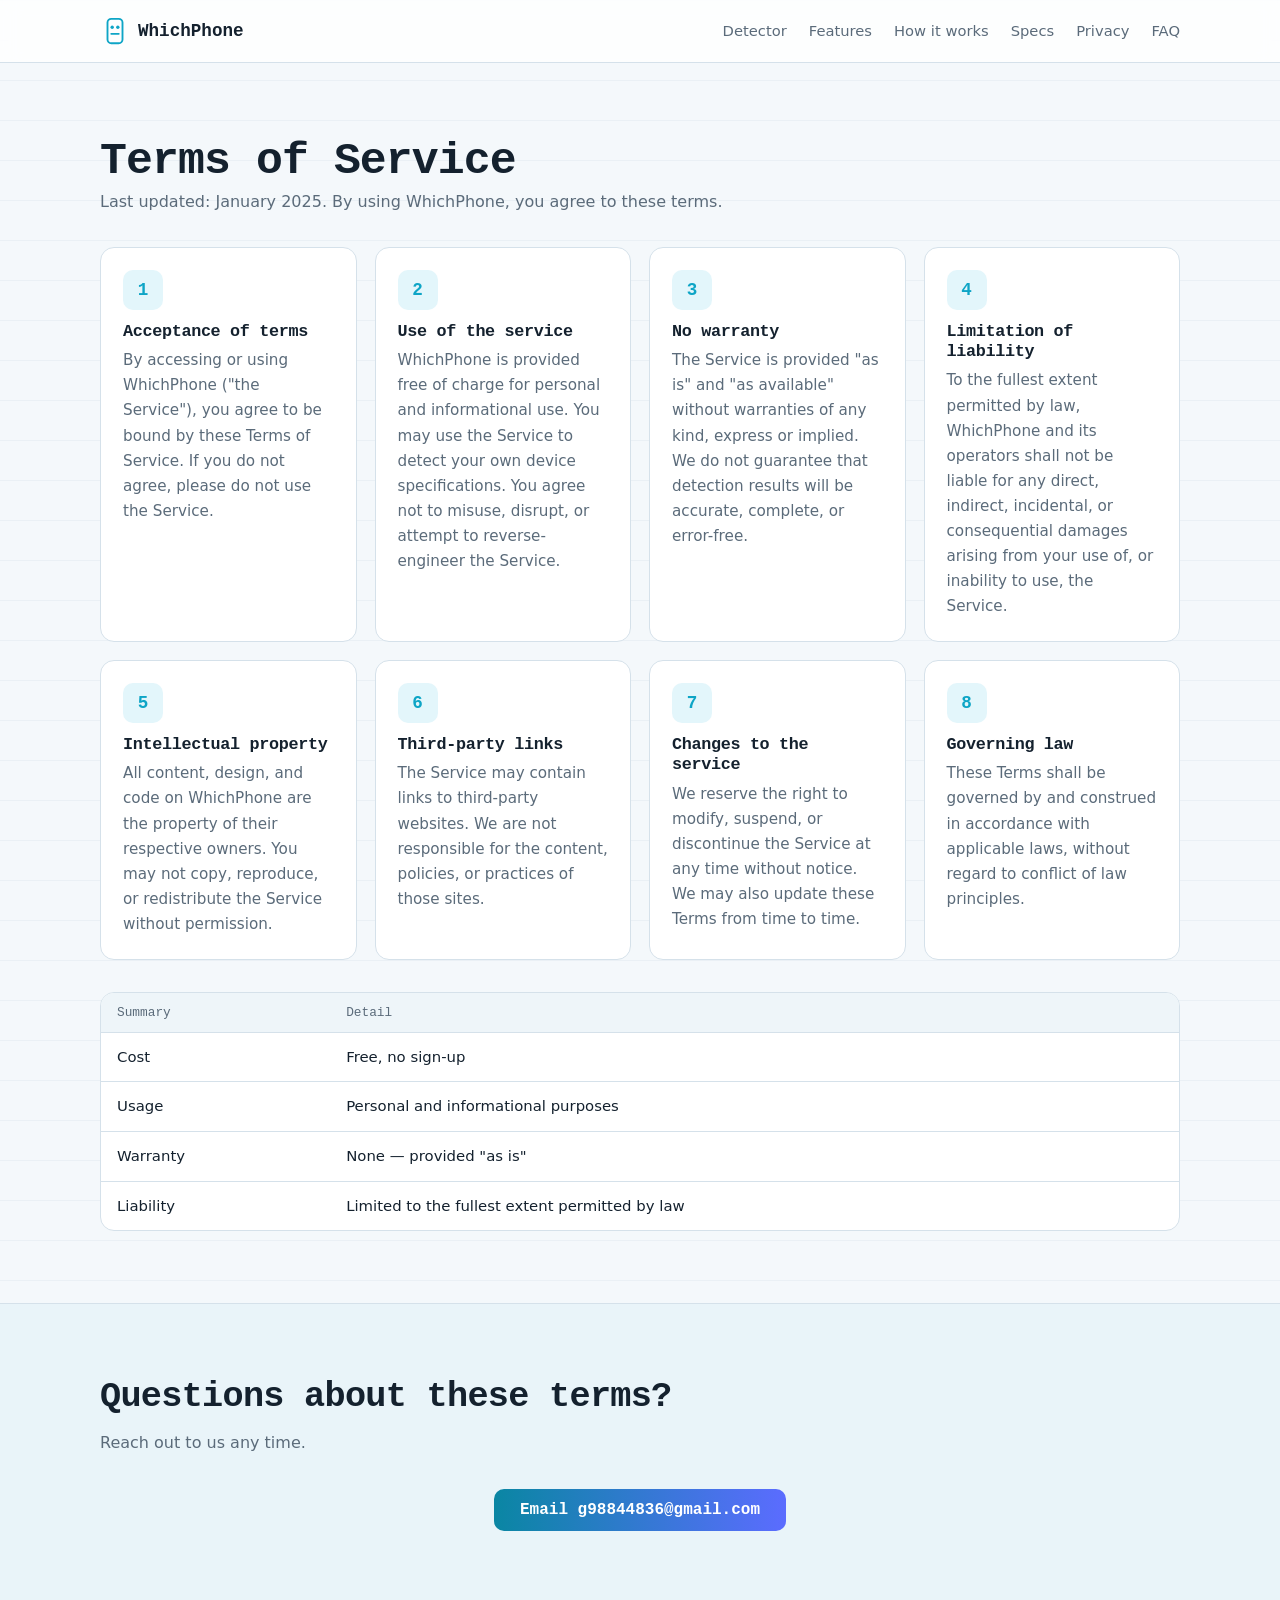
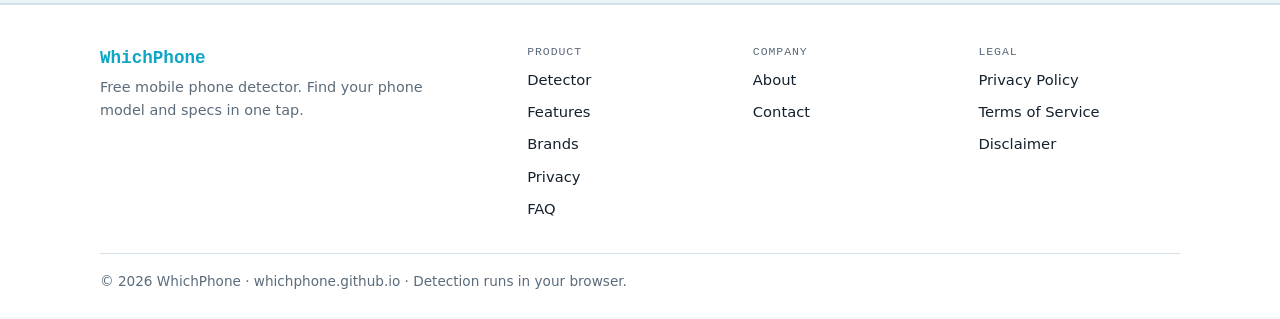
<file: terms.html>
<!-- terms -->
<!DOCTYPE html>
<html lang="en">
<head>
<meta charset="utf-8">
<meta name="viewport" content="width=device-width, initial-scale=1">
<title>Terms of Service – WhichPhone</title>
<meta name="description" content="WhichPhone terms of service. Read the rules and conditions for using our free mobile phone detector.">
<meta name="robots" content="index, follow">
<meta name="theme-color" content="#0ea5c6">
<link rel="canonical" href="https://whichphone.github.io/terms">
<link rel="icon" href="data:image/svg+xml,%3Csvg xmlns='http://www.w3.org/2000/svg' viewBox='0 0 32 32'%3E%3Crect x='8' y='3' width='16' height='26' rx='4' fill='none' stroke='%230ea5c6' stroke-width='3'/%3E%3C/svg%3E">
<link rel="stylesheet" href="css/style.css">
</head>
<body>
<site-header></site-header>
<main>
<section id="terms"><div class="wrap">
<div class="sec-h rv">
<h1 style="font-size:clamp(1.8rem,5vw,2.8rem)">Terms of Service</h1>
<p class="lead">Last updated: January 2025. By using WhichPhone, you agree to these terms.</p>
</div>

<div class="grid">
<article class="card rv">
<div class="ic">1</div>
<h3>Acceptance of terms</h3>
<p>By accessing or using WhichPhone ("the Service"), you agree to be bound by these Terms of Service. If you do not agree, please do not use the Service.</p>
</article>
<article class="card rv">
<div class="ic">2</div>
<h3>Use of the service</h3>
<p>WhichPhone is provided free of charge for personal and informational use. You may use the Service to detect your own device specifications. You agree not to misuse, disrupt, or attempt to reverse-engineer the Service.</p>
</article>
<article class="card rv">
<div class="ic">3</div>
<h3>No warranty</h3>
<p>The Service is provided "as is" and "as available" without warranties of any kind, express or implied. We do not guarantee that detection results will be accurate, complete, or error-free.</p>
</article>
<article class="card rv">
<div class="ic">4</div>
<h3>Limitation of liability</h3>
<p>To the fullest extent permitted by law, WhichPhone and its operators shall not be liable for any direct, indirect, incidental, or consequential damages arising from your use of, or inability to use, the Service.</p>
</article>
<article class="card rv">
<div class="ic">5</div>
<h3>Intellectual property</h3>
<p>All content, design, and code on WhichPhone are the property of their respective owners. You may not copy, reproduce, or redistribute the Service without permission.</p>
</article>
<article class="card rv">
<div class="ic">6</div>
<h3>Third-party links</h3>
<p>The Service may contain links to third-party websites. We are not responsible for the content, policies, or practices of those sites.</p>
</article>
<article class="card rv">
<div class="ic">7</div>
<h3>Changes to the service</h3>
<p>We reserve the right to modify, suspend, or discontinue the Service at any time without notice. We may also update these Terms from time to time.</p>
</article>
<article class="card rv">
<div class="ic">8</div>
<h3>Governing law</h3>
<p>These Terms shall be governed by and construed in accordance with applicable laws, without regard to conflict of law principles.</p>
</article>
</div>

<div class="tbl rv" style="margin-top:32px">
<table>
<thead><tr><th>Summary</th><th>Detail</th></tr></thead>
<tbody>
<tr><td>Cost</td><td>Free, no sign-up</td></tr>
<tr><td>Usage</td><td>Personal and informational purposes</td></tr>
<tr><td>Warranty</td><td>None — provided "as is"</td></tr>
<tr><td>Liability</td><td>Limited to the fullest extent permitted by law</td></tr>
</tbody>
</table>
</div>
</div></section>

<section id="terms-contact" class="band"><div class="wrap">
<div class="sec-h rv"><h2>Questions about these terms?</h2><p class="lead">Reach out to us any time.</p></div>
<div class="rv" style="text-align:center">
<a class="btn sm" href="mailto:g98844836@gmail.com">Email g98844836@gmail.com</a>
</div>
</div></section>
</main>
<site-footer></site-footer>
<script src="js/header.js"></script>
<script src="js/footer.js"></script>
<script src="js/app.js"></script>
</body>
</html>
</file>
<file: css/style.css>
:root{--bg:#f4f8fb;--card:#fff;--ink:#14212e;--mut:#5b6b7a;--line:#d5e1ea;--a:#0ea5c6;--a2:#5b6cff;--r:14px;--mono:ui-monospace,SFMono-Regular,Menlo,Consolas,monospace;--sans:"Segoe UI",system-ui,-apple-system,Roboto,Helvetica,Arial,sans-serif}
*{box-sizing:border-box;margin:0}html{scroll-behavior:smooth;scroll-padding-top:70px}
body{font:16px/1.65 var(--sans);color:var(--ink);background:linear-gradient(#d5e1ea55 1px,transparent 1px) 0 0/100% 40px,var(--bg);overflow-x:hidden}
a{color:inherit;text-decoration:none}a:focus-visible,button:focus-visible,summary:focus-visible{outline:3px solid var(--a2);outline-offset:2px}
.wrap{max-width:1120px;margin:auto;padding:0 20px}
h1,h2,h3{font-family:var(--mono);letter-spacing:-.02em;line-height:1.2}
h1{font-size:clamp(2rem,6vw,3.6rem)}h2{font-size:clamp(1.5rem,4vw,2.2rem);margin-bottom:12px}h3{font-size:1.05rem;margin-bottom:6px}
section{padding:72px 0}.lead{color:var(--mut);max-width:62ch}.sec-h{margin-bottom:32px}
.hdr{position:sticky;top:0;z-index:50;background:#fffc;backdrop-filter:blur(10px);border-bottom:1px solid var(--line)}
.hdr-in{display:flex;align-items:center;justify-content:space-between;height:62px}
.logo{display:flex;align-items:center;gap:8px;font:700 1.1rem var(--mono);color:var(--a)}.logo span{color:var(--ink)}
.nav{display:flex;gap:22px;font-size:.92rem}.nav a{color:var(--mut);transition:color .2s}.nav a:hover{color:var(--a)}
.burger{display:none;background:none;border:1px solid var(--line);border-radius:8px;padding:9px;cursor:pointer}.burger i{display:block;width:20px;height:2px;background:var(--ink);margin:4px 0}
.hero{padding:56px 0 72px}.hero .lead{margin:16px 0 28px;font-size:1.1rem}
.hero-grid{display:grid;grid-template-columns:1fr 1fr;gap:40px;align-items:center}
.chip{display:inline-block;font:.8rem var(--mono);border:1px solid var(--a);color:var(--a);padding:3px 12px;border-radius:99px;margin-bottom:16px;background:#fff}
.chip:before{content:"";display:inline-block;width:8px;height:8px;border-radius:50%;background:var(--a);margin-right:8px;animation:blink 1.4s infinite}
.panel{background:var(--card);border:1px solid var(--line);border-radius:20px;padding:24px;box-shadow:0 12px 40px #0ea5c61f;position:relative}
.panel:before,.panel:after{content:"";position:absolute;width:16px;height:16px;border:2px solid var(--a)}
.panel:before{top:-2px;left:-2px;border-right:0;border-bottom:0;border-radius:20px 0 0 0}.panel:after{bottom:-2px;right:-2px;border-left:0;border-top:0;border-radius:0 0 20px 0}
.scanner{position:relative;height:190px;border-radius:12px;background:#eaf6fa;display:grid;place-items:center;overflow:hidden;margin-bottom:18px;animation:float 5s ease-in-out infinite}
.scanner svg{width:96px;color:var(--a2)}.scanner:after{content:"";position:absolute;left:0;right:0;height:3px;background:var(--a);box-shadow:0 0 18px 4px var(--a);top:0;opacity:0}
.scanner.on{animation:none}.scanner.on:after{opacity:1;animation:scan 1s linear infinite alternate}
.btn{width:100%;padding:14px;border:0;border-radius:10px;font:700 1rem var(--mono);color:#fff;background:linear-gradient(90deg,#0a86a3,var(--a2));cursor:pointer;transition:transform .2s,box-shadow .2s}
.btn:hover{transform:translateY(-2px);box-shadow:0 8px 20px #5b6cff40}.btn:disabled{opacity:.7;cursor:wait}
.btn.sm{display:inline-block;width:auto;padding:12px 26px;text-align:center}
#result{margin-top:20px}#result h2{font-size:1.3rem;margin-bottom:2px}#result-note{color:var(--mut);font-size:.88rem;margin-bottom:12px}
#result-grid{display:grid;grid-template-columns:1fr 1fr;gap:8px}
.cell{background:var(--bg);border:1px solid var(--line);border-radius:10px;padding:8px 12px;animation:pop .4s both;min-width:0}
.cell span{display:block;font:.72rem var(--mono);color:var(--mut)}.cell b{font-size:.9rem;word-break:break-word}
.grid{display:grid;grid-template-columns:repeat(auto-fit,minmax(240px,1fr));gap:18px}
.card{background:var(--card);border:1px solid var(--line);border-radius:var(--r);padding:22px;transition:transform .25s,border-color .25s,box-shadow .25s}
.card:hover{transform:translateY(-4px);border-color:var(--a);box-shadow:0 10px 26px #0ea5c61a}
.card p{color:var(--mut);font-size:.95rem}.ic{width:40px;height:40px;border-radius:10px;background:#e3f6fb;color:var(--a);display:grid;place-items:center;font:700 1.1rem var(--mono);margin-bottom:12px}
.steps{counter-reset:s;list-style:none;padding:0;display:grid;grid-template-columns:repeat(auto-fit,minmax(220px,1fr));gap:18px}
.steps li{counter-increment:s;background:var(--card);border:1px solid var(--line);border-radius:var(--r);padding:22px}
.steps li:before{content:counter(s);font:700 1.6rem var(--mono);color:var(--a2);display:block}.steps p{color:var(--mut);font-size:.95rem}
.tbl{overflow-x:auto;border:1px solid var(--line);border-radius:var(--r);background:var(--card)}
table{width:100%;border-collapse:collapse;font-size:.93rem}th,td{text-align:left;padding:12px 16px;border-bottom:1px solid var(--line)}th{font:.8rem var(--mono);color:var(--mut);background:#eef5f9}tr:last-child td{border:0}
.tags{display:flex;flex-wrap:wrap;gap:10px}.tags span{background:var(--card);border:1px solid var(--line);border-radius:99px;padding:8px 18px;font:.9rem var(--mono);transition:.2s}.tags span:hover{border-color:var(--a);color:var(--a)}
.band{background:#e9f4f9;border-block:1px solid var(--line)}
details{background:var(--card);border:1px solid var(--line);border-radius:12px;padding:14px 18px;margin-bottom:10px}summary{cursor:pointer;font-weight:600}details p{color:var(--mut);margin-top:8px}
.cta{text-align:center}.cta .lead{margin:0 auto 24px}
.ftr{background:#fff;border-top:1px solid var(--line);padding:40px 0 24px}.ftr-in{display:grid;grid-template-columns:2fr 1fr;gap:24px}.ftr p{color:var(--mut);font-size:.9rem}
.ftr nav{display:flex;flex-direction:column;gap:6px;font-size:.92rem}.ftr nav a:hover{color:var(--a)}.copy{grid-column:1/-1;border-top:1px solid var(--line);padding-top:16px}
.rv{opacity:0;transform:translateY(20px);transition:opacity .6s,transform .6s}.rv.in{opacity:1;transform:none}
@keyframes scan{to{top:calc(100% - 3px)}}@keyframes float{50%{transform:translateY(-6px)}}@keyframes blink{50%{opacity:.25}}@keyframes pop{from{opacity:0;transform:scale(.9)}}
@media(max-width:820px){.hero-grid{grid-template-columns:1fr}section{padding:52px 0}.burger{display:block}
.nav{display:none;position:absolute;top:62px;left:0;right:0;flex-direction:column;background:#fff;padding:12px 20px 18px;border-bottom:1px solid var(--line)}.nav.open{display:flex}.ftr-in{grid-template-columns:1fr}}
@media(prefers-reduced-motion:reduce){*{animation:none!important;transition:none!important}.rv{opacity:1;transform:none}html{scroll-behavior:auto}}
</file>
